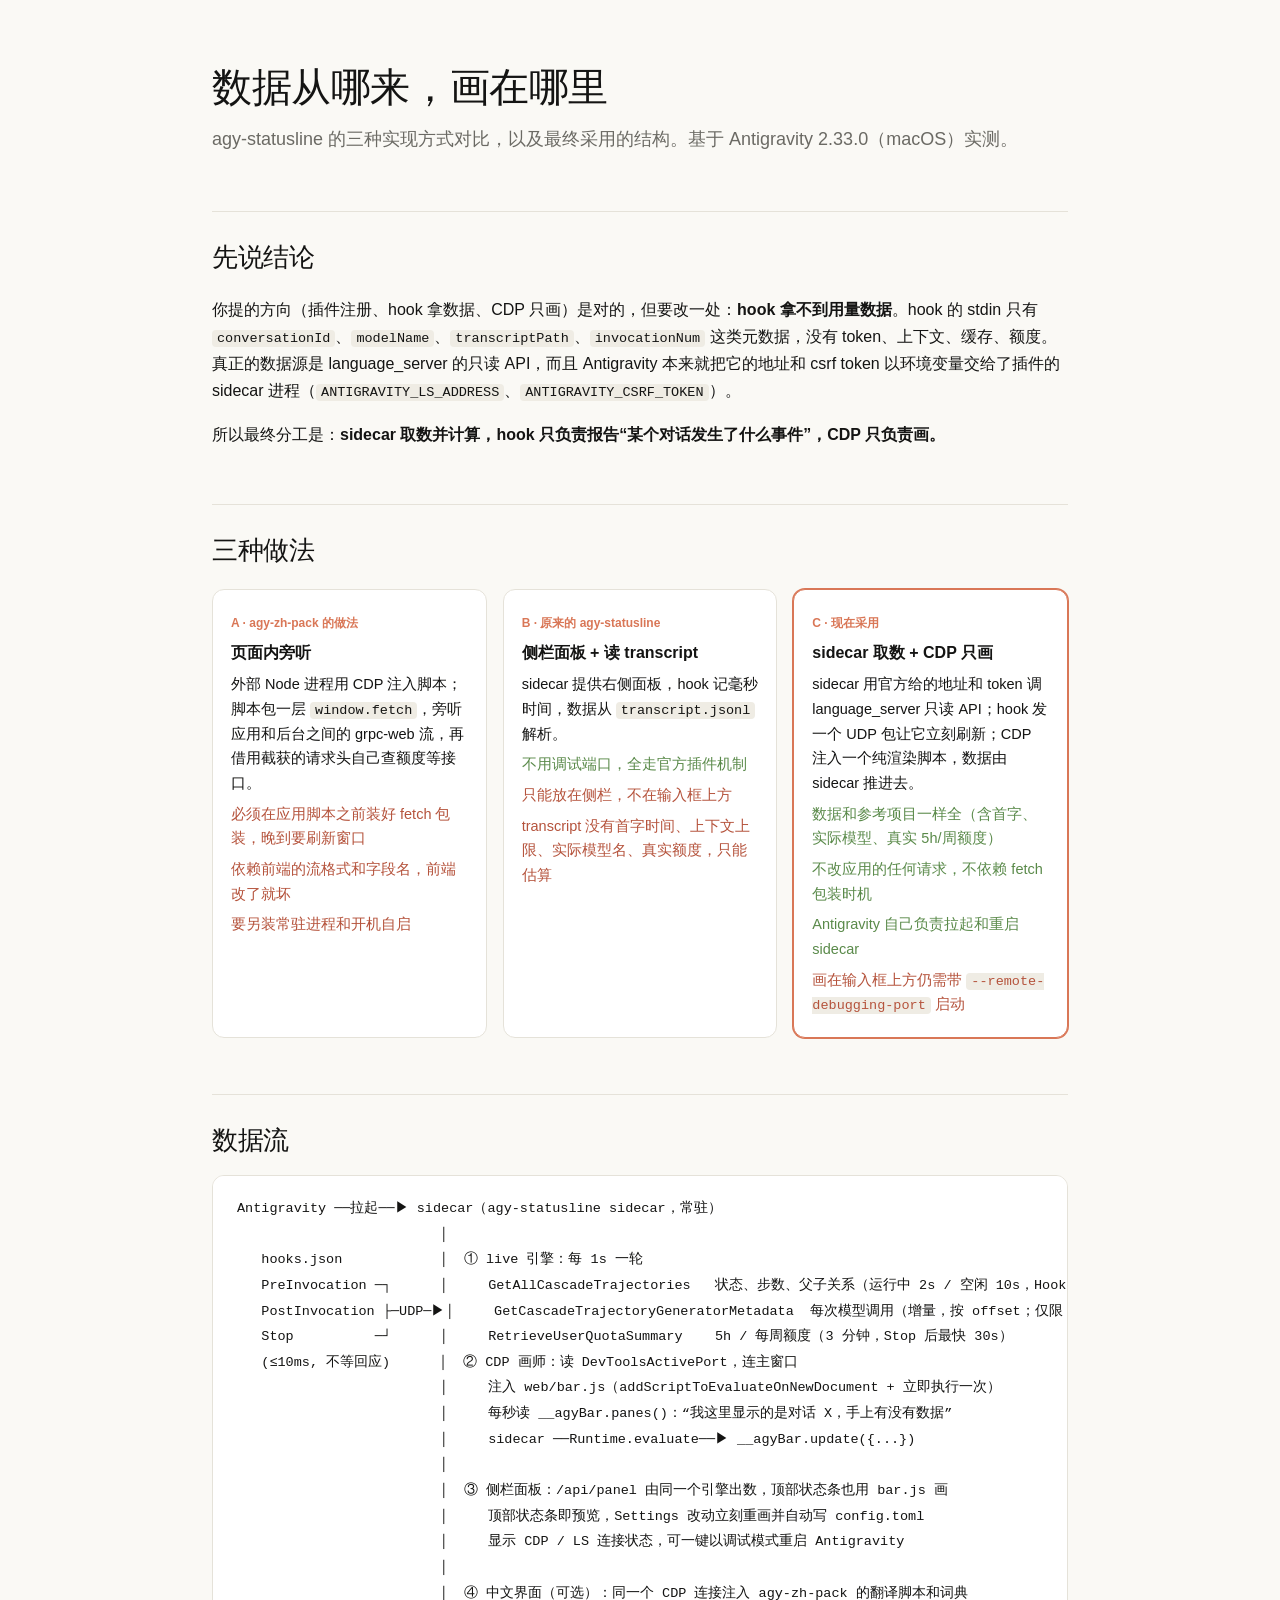
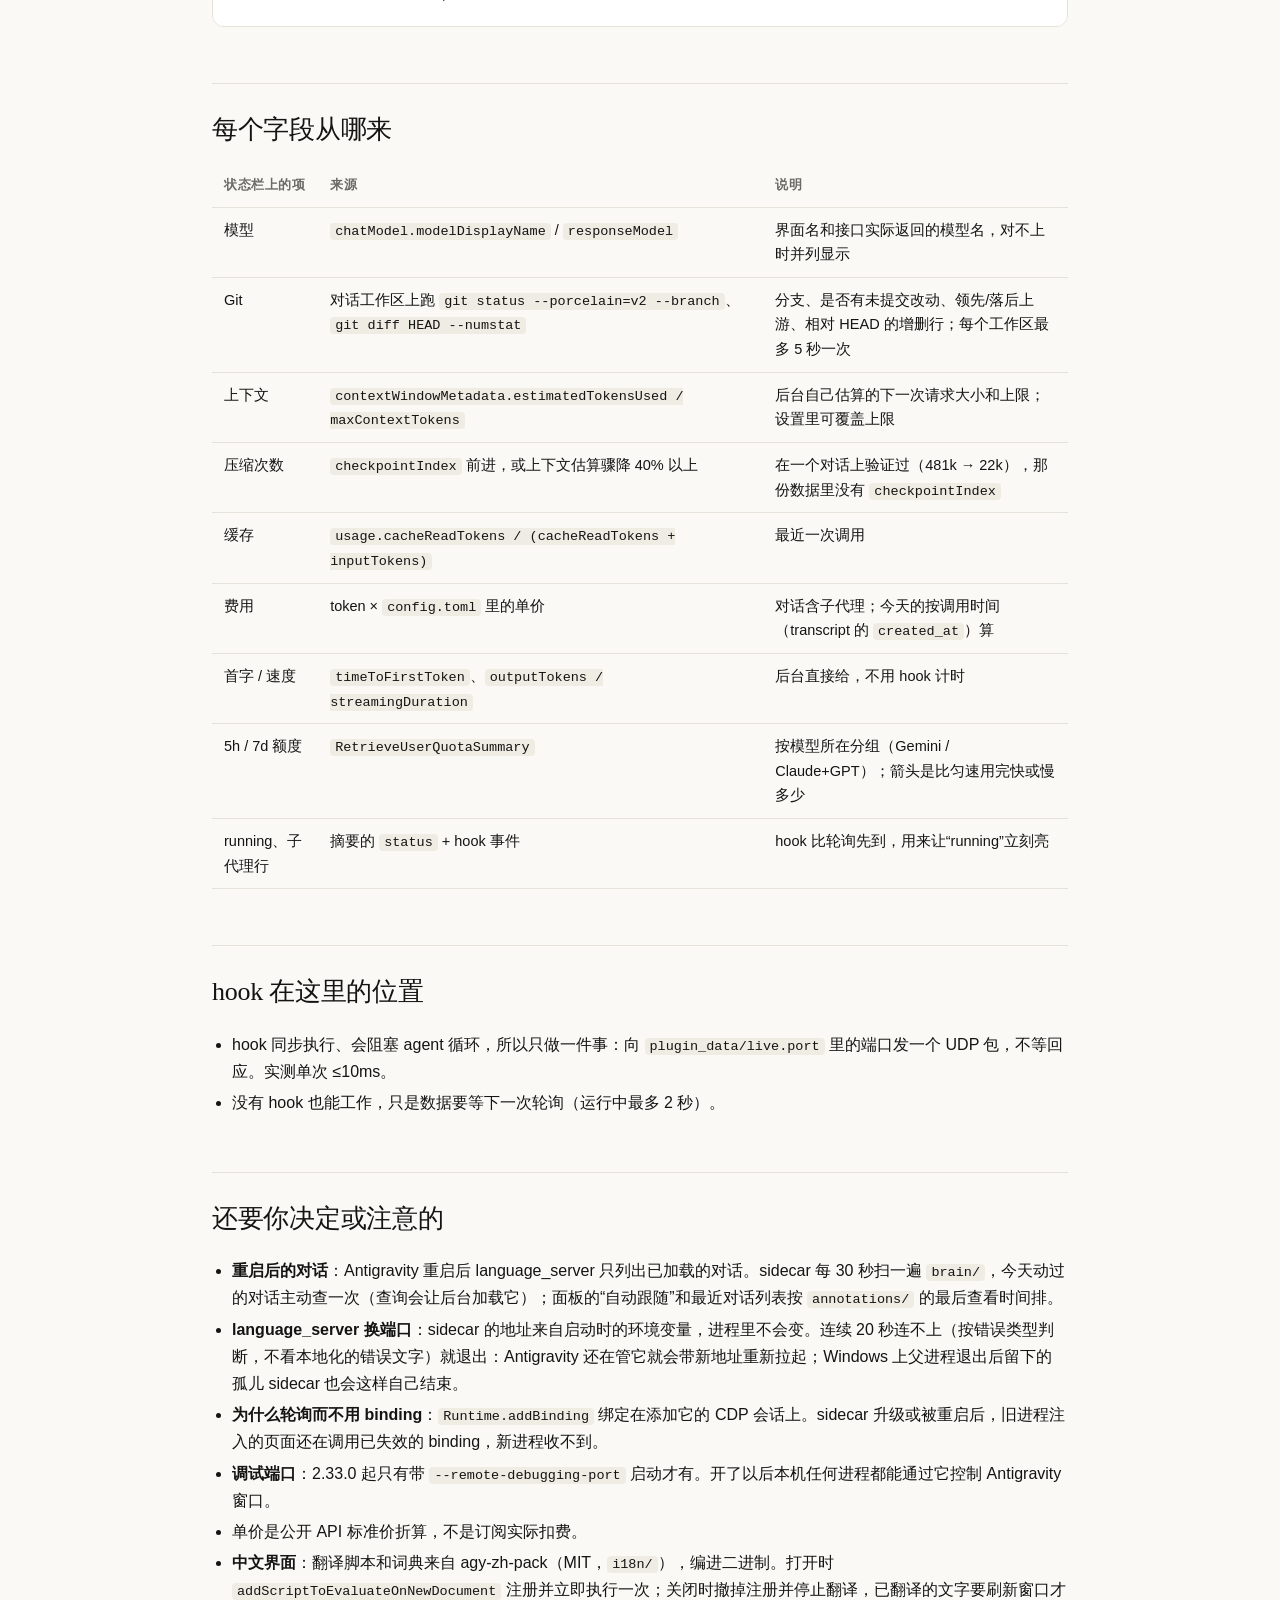
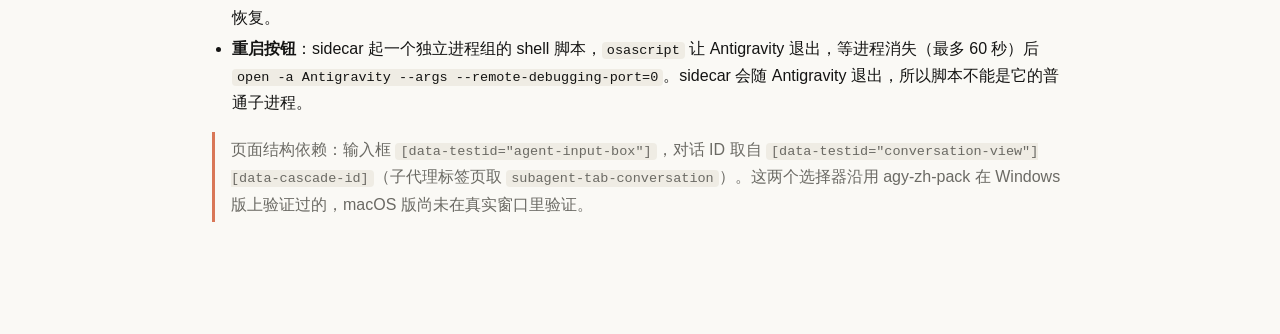
<file: docs/architecture.html>
<!doctype html>
<html lang="zh-CN">
<head>
<meta charset="utf-8">
<title>agy-statusline 架构：数据从哪来，画在哪里</title>
<style>
  :root{--bg:#faf9f5;--fg:#141413;--muted:#6b6a64;--line:#e5e2d9;--accent:#d97757;--card:#fff;--ok:#5a8a4a;--bad:#b5533c}
  *{box-sizing:border-box}
  body{margin:0;background:var(--bg);color:var(--fg);font:16px/1.7 -apple-system,"Helvetica Neue","PingFang SC",sans-serif}
  main{max-width:920px;margin:0 auto;padding:64px 32px 96px}
  h1,h2{font-family:"Tiempos Headline",Georgia,"Songti SC",serif;font-weight:500;letter-spacing:-.01em}
  h1{font-size:40px;line-height:1.2;margin:0 0 12px}
  h2{font-size:26px;margin:56px 0 12px;padding-top:24px;border-top:1px solid var(--line)}
  h3{font-size:16px;margin:0 0 6px}
  .lede{color:var(--muted);font-size:18px;margin:0 0 8px}
  code{font:13.5px/1.5 ui-monospace,SFMono-Regular,Menlo,monospace;background:#efece4;padding:1px 5px;border-radius:4px}
  table{width:100%;border-collapse:collapse;font-size:14.5px;margin:12px 0}
  th,td{text-align:left;vertical-align:top;padding:10px 12px;border-bottom:1px solid var(--line)}
  th{font-weight:600;color:var(--muted);font-size:13px;text-transform:uppercase;letter-spacing:.04em}
  .cards{display:grid;grid-template-columns:repeat(3,1fr);gap:16px;margin:16px 0}
  .card{background:var(--card);border:1px solid var(--line);border-radius:12px;padding:18px 18px 14px}
  .card.pick{border-color:var(--accent);box-shadow:0 0 0 1px var(--accent)}
  .tag{display:inline-block;font-size:12px;font-weight:600;color:var(--accent);margin-bottom:6px}
  .card p{margin:6px 0;font-size:14.5px}
  .yes{color:var(--ok)} .no{color:var(--bad)}
  .flow{background:var(--card);border:1px solid var(--line);border-radius:12px;padding:20px 24px;font:13.5px/1.9 ui-monospace,Menlo,monospace;white-space:pre;overflow-x:auto}
  ul{padding-left:20px} li{margin:4px 0}
  .note{border-left:3px solid var(--accent);padding:4px 0 4px 16px;color:var(--muted)}
</style>
</head>
<body>
<main>
  <h1>数据从哪来，画在哪里</h1>
  <p class="lede">agy-statusline 的三种实现方式对比，以及最终采用的结构。基于 Antigravity 2.33.0（macOS）实测。</p>

  <h2>先说结论</h2>
  <p>你提的方向（插件注册、hook 拿数据、CDP 只画）是对的，但要改一处：<strong>hook 拿不到用量数据</strong>。hook 的 stdin 只有 <code>conversationId</code>、<code>modelName</code>、<code>transcriptPath</code>、<code>invocationNum</code> 这类元数据，没有 token、上下文、缓存、额度。真正的数据源是 language_server 的只读 API，而且 Antigravity 本来就把它的地址和 csrf token 以环境变量交给了插件的 sidecar 进程（<code>ANTIGRAVITY_LS_ADDRESS</code>、<code>ANTIGRAVITY_CSRF_TOKEN</code>）。</p>
  <p>所以最终分工是：<strong>sidecar 取数并计算，hook 只负责报告“某个对话发生了什么事件”，CDP 只负责画。</strong></p>

  <h2>三种做法</h2>
  <div class="cards">
    <div class="card">
      <div class="tag">A · agy-zh-pack 的做法</div>
      <h3>页面内旁听</h3>
      <p>外部 Node 进程用 CDP 注入脚本；脚本包一层 <code>window.fetch</code>，旁听应用和后台之间的 grpc-web 流，再借用截获的请求头自己查额度等接口。</p>
      <p class="no">必须在应用脚本之前装好 fetch 包装，晚到要刷新窗口</p>
      <p class="no">依赖前端的流格式和字段名，前端改了就坏</p>
      <p class="no">要另装常驻进程和开机自启</p>
    </div>
    <div class="card">
      <div class="tag">B · 原来的 agy-statusline</div>
      <h3>侧栏面板 + 读 transcript</h3>
      <p>sidecar 提供右侧面板，hook 记毫秒时间，数据从 <code>transcript.jsonl</code> 解析。</p>
      <p class="yes">不用调试端口，全走官方插件机制</p>
      <p class="no">只能放在侧栏，不在输入框上方</p>
      <p class="no">transcript 没有首字时间、上下文上限、实际模型名、真实额度，只能估算</p>
    </div>
    <div class="card pick">
      <div class="tag">C · 现在采用</div>
      <h3>sidecar 取数 + CDP 只画</h3>
      <p>sidecar 用官方给的地址和 token 调 language_server 只读 API；hook 发一个 UDP 包让它立刻刷新；CDP 注入一个纯渲染脚本，数据由 sidecar 推进去。</p>
      <p class="yes">数据和参考项目一样全（含首字、实际模型、真实 5h/周额度）</p>
      <p class="yes">不改应用的任何请求，不依赖 fetch 包装时机</p>
      <p class="yes">Antigravity 自己负责拉起和重启 sidecar</p>
      <p class="no">画在输入框上方仍需带 <code>--remote-debugging-port</code> 启动</p>
    </div>
  </div>

  <h2>数据流</h2>
  <div class="flow">Antigravity ──拉起──▶ sidecar（agy-statusline sidecar，常驻）
                         │
   hooks.json            │  ① live 引擎：每 1s 一轮
   PreInvocation ─┐      │     GetAllCascadeTrajectories   状态、步数、父子关系（运行中 2s / 空闲 10s，Hook 后最快 1.5s）
   PostInvocation ├─UDP─▶│     GetCascadeTrajectoryGeneratorMetadata  每次模型调用（增量，按 offset；仅限 LS 已加载的对话）
   Stop          ─┘      │     RetrieveUserQuotaSummary    5h / 每周额度（3 分钟，Stop 后最快 30s）
   (≤10ms, 不等回应)      │  ② CDP 画师：读 DevToolsActivePort，连主窗口
                         │     注入 web/bar.js（addScriptToEvaluateOnNewDocument + 立即执行一次）
                         │     每秒读 __agyBar.panes()：“我这里显示的是对话 X，手上有没有数据”
                         │     sidecar ──Runtime.evaluate──▶ __agyBar.update({...})
                         │
                         │  ③ 侧栏面板：/api/panel 由同一个引擎出数，顶部状态条也用 bar.js 画
                         │     顶部状态条即预览，Settings 改动立刻重画并自动写 config.toml
                         │     显示 CDP / LS 连接状态，可一键以调试模式重启 Antigravity
                         │
                         │  ④ 中文界面（可选）：同一个 CDP 连接注入 agy-zh-pack 的翻译脚本和词典</div>

  <h2>每个字段从哪来</h2>
  <table>
    <tr><th>状态栏上的项</th><th>来源</th><th>说明</th></tr>
    <tr><td>模型</td><td><code>chatModel.modelDisplayName</code> / <code>responseModel</code></td><td>界面名和接口实际返回的模型名，对不上时并列显示</td></tr>
    <tr><td>Git</td><td>对话工作区上跑 <code>git status --porcelain=v2 --branch</code>、<code>git diff HEAD --numstat</code></td><td>分支、是否有未提交改动、领先/落后上游、相对 HEAD 的增删行；每个工作区最多 5 秒一次</td></tr>
    <tr><td>上下文</td><td><code>contextWindowMetadata.estimatedTokensUsed / maxContextTokens</code></td><td>后台自己估算的下一次请求大小和上限；设置里可覆盖上限</td></tr>
    <tr><td>压缩次数</td><td><code>checkpointIndex</code> 前进，或上下文估算骤降 40% 以上</td><td>在一个对话上验证过（481k → 22k），那份数据里没有 <code>checkpointIndex</code></td></tr>
    <tr><td>缓存</td><td><code>usage.cacheReadTokens / (cacheReadTokens + inputTokens)</code></td><td>最近一次调用</td></tr>
    <tr><td>费用</td><td>token × <code>config.toml</code> 里的单价</td><td>对话含子代理；今天的按调用时间（transcript 的 <code>created_at</code>）算</td></tr>
    <tr><td>首字 / 速度</td><td><code>timeToFirstToken</code>、<code>outputTokens / streamingDuration</code></td><td>后台直接给，不用 hook 计时</td></tr>
    <tr><td>5h / 7d 额度</td><td><code>RetrieveUserQuotaSummary</code></td><td>按模型所在分组（Gemini / Claude+GPT）；箭头是比匀速用完快或慢多少</td></tr>
    <tr><td>running、子代理行</td><td>摘要的 <code>status</code> + hook 事件</td><td>hook 比轮询先到，用来让“running”立刻亮</td></tr>
  </table>

  <h2>hook 在这里的位置</h2>
  <ul>
    <li>hook 同步执行、会阻塞 agent 循环，所以只做一件事：向 <code>plugin_data/live.port</code> 里的端口发一个 UDP 包，不等回应。实测单次 ≤10ms。</li>
    <li>没有 hook 也能工作，只是数据要等下一次轮询（运行中最多 2 秒）。</li>
  </ul>

  <h2>还要你决定或注意的</h2>
  <ul>
    <li><strong>重启后的对话</strong>：Antigravity 重启后 language_server 只列出已加载的对话。sidecar 每 30 秒扫一遍 <code>brain/</code>，今天动过的对话主动查一次（查询会让后台加载它）；面板的“自动跟随”和最近对话列表按 <code>annotations/</code> 的最后查看时间排。</li>
    <li><strong>language_server 换端口</strong>：sidecar 的地址来自启动时的环境变量，进程里不会变。连续 20 秒连不上（按错误类型判断，不看本地化的错误文字）就退出：Antigravity 还在管它就会带新地址重新拉起；Windows 上父进程退出后留下的孤儿 sidecar 也会这样自己结束。</li>
    <li><strong>为什么轮询而不用 binding</strong>：<code>Runtime.addBinding</code> 绑定在添加它的 CDP 会话上。sidecar 升级或被重启后，旧进程注入的页面还在调用已失效的 binding，新进程收不到。</li>
    <li><strong>调试端口</strong>：2.33.0 起只有带 <code>--remote-debugging-port</code> 启动才有。开了以后本机任何进程都能通过它控制 Antigravity 窗口。</li>
    <li>单价是公开 API 标准价折算，不是订阅实际扣费。</li>
    <li><strong>中文界面</strong>：翻译脚本和词典来自 agy-zh-pack（MIT，<code>i18n/</code>），编进二进制。打开时 <code>addScriptToEvaluateOnNewDocument</code> 注册并立即执行一次；关闭时撤掉注册并停止翻译，已翻译的文字要刷新窗口才恢复。</li>
    <li><strong>重启按钮</strong>：sidecar 起一个独立进程组的 shell 脚本，<code>osascript</code> 让 Antigravity 退出，等进程消失（最多 60 秒）后 <code>open -a Antigravity --args --remote-debugging-port=0</code>。sidecar 会随 Antigravity 退出，所以脚本不能是它的普通子进程。</li>
  </ul>
  <p class="note">页面结构依赖：输入框 <code>[data-testid="agent-input-box"]</code>，对话 ID 取自 <code>[data-testid="conversation-view"][data-cascade-id]</code>（子代理标签页取 <code>subagent-tab-conversation</code>）。这两个选择器沿用 agy-zh-pack 在 Windows 版上验证过的，macOS 版尚未在真实窗口里验证。</p>
</main>
</body>
</html>
</file>
